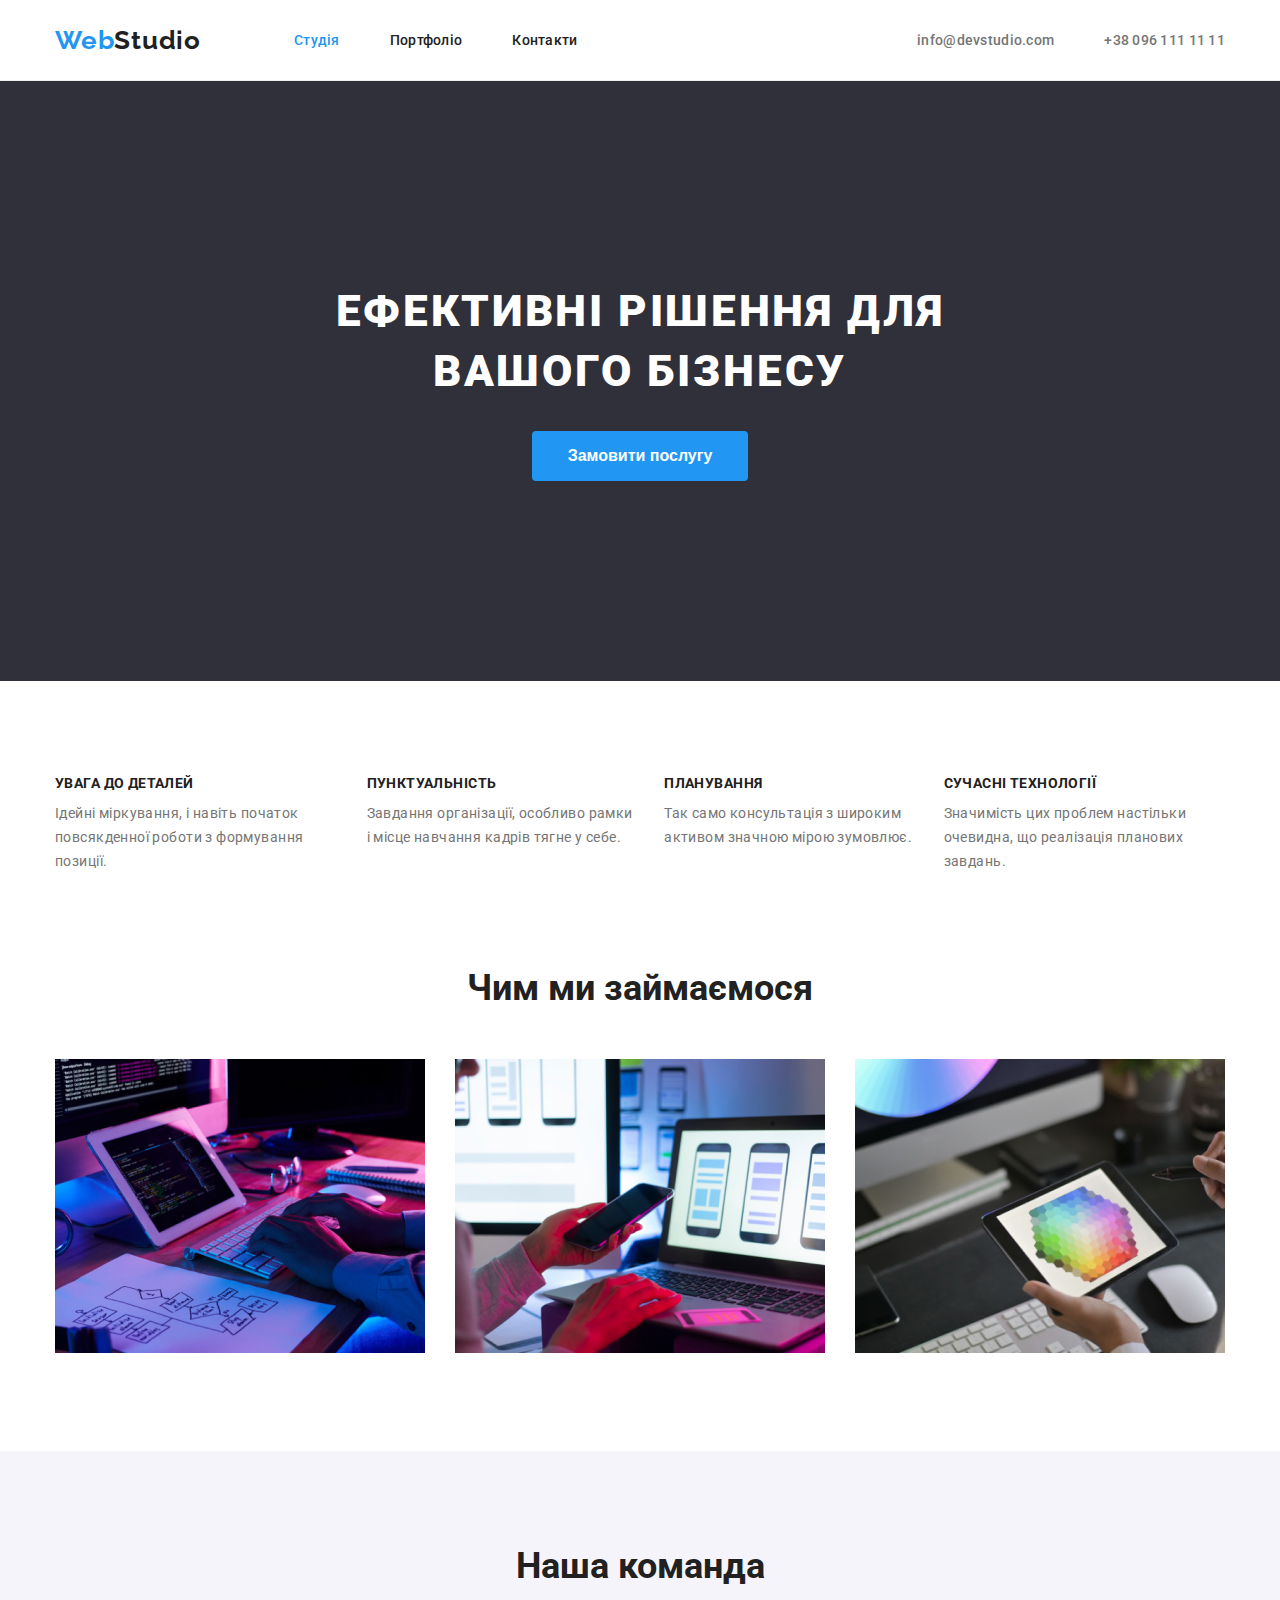
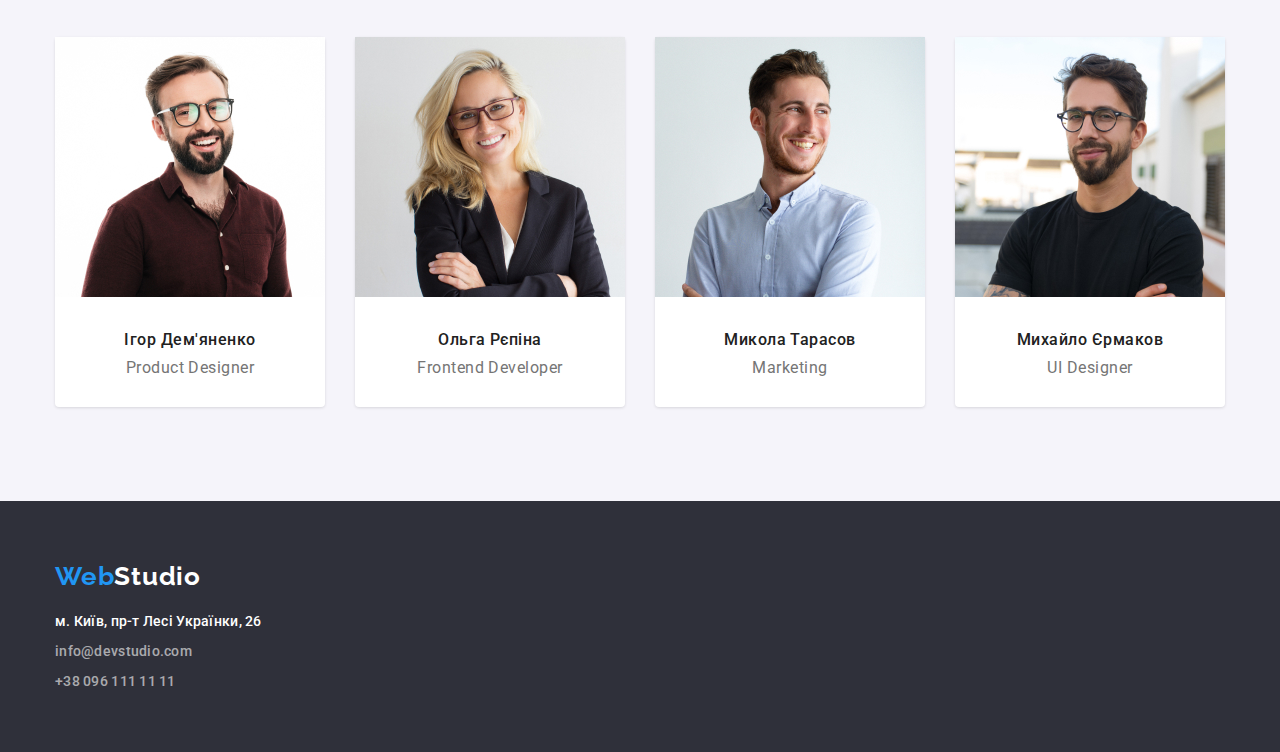
<file: index.html>
<!DOCTYPE html>
<html lang="en">
  <head>
    <meta charset="UTF-8" />
    <meta name="viewport" content="width=device-width, initial-scale=1.0" />
    <link rel="preconnect" href="https://fonts.googleapis.com" />
    <link rel="preconnect" href="https://fonts.gstatic.com" crossorigin />
    <link
      href="https://fonts.googleapis.com/css2?family=Raleway:ital,wght@0,100..900;1,100..900&family=Roboto:ital,wght@0,100;0,300;0,400;0,500;0,700;0,900;1,100;1,300;1,400;1,500;1,700;1,900&display=swap"
      rel="stylesheet"
    />
    <link rel="stylesheet" href="./css/styles.css" />
    <title>WebStudio</title>
  </head>

  <body>
    <header class="header">
      <div class="container">
        <div class="header__content">
          <a class="header__logo logo" href="./index.html">
            <span class="logo__web"> Web</span>Studio
          </a>
          <nav class="header__nav nav">
            <ul class="nav__list">
              <li class="nav__item is-active">
                <a class="nav__link" href="#"> Студія </a>
              </li>
              <li class="nav__item">
                <a class="nav__link" href="./portfolio.html"> Портфоліо </a>
              </li>
              <li class="nav__item">
                <a class="nav__link" href="#"> Контакти </a>
              </li>
            </ul>
          </nav>
          <address class="header__contacts contacts">
            <a class="contacts__link" href="mailto:info@devstudio.com">
              info@devstudio.com
            </a>
            <a class="contacts__link" href="tel:+380961111111">
              +38 096 111 11 11
            </a>
          </address>
        </div>
      </div>
    </header>

    <main class="main">
      <section class="banner">
        <h1 class="banner__title">Ефективні рішення для вашого бізнесу</h1>
        <button class="banner__button button button--blue button--bold">Замовити послугу</button>
      </section>

      <section class="section features">
        <div class="container">
          <ul class="features__list">
            <li class="features__item feature">
              <h3 class="feature__title">УВАГА ДО ДЕТАЛЕЙ</h3>
              <p class="feature__description">
                Ідейні міркування, і навіть початок повсякденної роботи з
                формування позиції.
              </p>
            </li>
            <li class="features__item feature">
              <h3 class="feature__title">ПУНКТУАЛЬНІСТЬ</h3>
              <p class="feature__description">
                Завдання організації, особливо рамки і місце навчання кадрів
                тягне у себе.
              </p>
            </li>
            <li class="features__item feature">
              <h3 class="feature__title">ПЛАНУВАННЯ</h3>
              <p class="feature__description">
                Так само консультація з широким активом значною мірою зумовлює.
              </p>
            </li>
            <li class="features__item feature">
              <h3 class="feature__title">СУЧАСНІ ТЕХНОЛОГІЇ</h3>
              <p class="feature__description">
                Значимість цих проблем настільки очевидна, що реалізація
                планових завдань.
              </p>
            </li>
          </ul>
        </div>
      </section>

      <section class="section services">
        <div class="container">
          <h2 class="services__title section__title">Чим ми займаємося</h2>
          <ul class="services__list">
            <li class="services__item service">
              <img
                class="service__image"
                src="./images/services--1.jpg"
                alt="First image in services"
                width="370"
              />
            </li>

            <li class="services__item service">
              <img
                class="service__image"
                src="./images/services--2.jpg"
                alt="Second image in services"
                width="370"
              />
            </li>

            <li class="services__item service">
              <img
                class="service__image"
                src="./images/services--3.jpg"
                alt="Third image in services"
                width="370"
              />
            </li>
          </ul>
        </div>
      </section>

      <section class="section team">
        <div class="container">
          <h2 class="team__title section__title">Наша команда</h2>
          <ul class="team__list">
            <li class="team__item person">
              <img
                class="person__image"
                src="./images/team--1.jpg"
                alt="Igor Demyanenko"
                width="270"
              />
              <div class="person__info">
                <h3 class="person__name">Ігор Дем'яненко</h3>
                <p class="person__role">Product Designer</p>
              </div>
            </li>

            <li class="team__item person">
              <img
                class="person__image"
                src="./images/team--2.jpg"
                alt="Olga Repina"
                width="270"
              />
              <div class="person__info">
                <h3 class="person__name">Ольга Рєпіна</h3>
                <p class="person__role">Frontend Developer</p>
              </div>
            </li>

            <li class="team__item person">
              <img
                class="person__image"
                src="./images/team--3.jpg"
                alt="Mykola Tarasov"
                width="270"
              />
              <div class="person__info">
                <h3 class="person__name">Микола Тарасов</h3>
                <p class="person__role">Marketing</p>
              </div>
            </li>

            <li class="team__item person">
              <img
                class="person__image"
                src="./images/team--4.jpg"
                alt="Mikhailo Ermakov"
                width="270"
              />
              <div class="person__info">
                <h3 class="person__name">Михайло Єрмаков</h3>
                <p class="person__role">UI Designer</p>
              </div>
            </li>
          </ul>
        </div>
      </section>
    </main>

    <footer class="footer">
      <div class="container">
        <a class="footer__logo logo logo--footer" href="./index.html">
          <span class="logo__web">Web</span>Studio
        </a>

        <address class="contacts contacts--footer">
          <a
            class="contacts__link contacts__link--footer"
            href="https://maps.app.goo.gl/sZJowedy8QahNWcp7"
            target="_blank"
          >
            м. Київ, пр-т Лесі Українки, 26
          </a>
          <a
            class="contacts__link contacts__link--footer"
            href="mailto:info@devstudio.com"
          >
            info@devstudio.com
          </a>
          <a
            class="contacts__link contacts__link--footer"
            href="tel:+380961111111"
          >
            +38 096 111 11 11
          </a>
        </address>
      </div>
    </footer>
  </body>
</html>
</file>
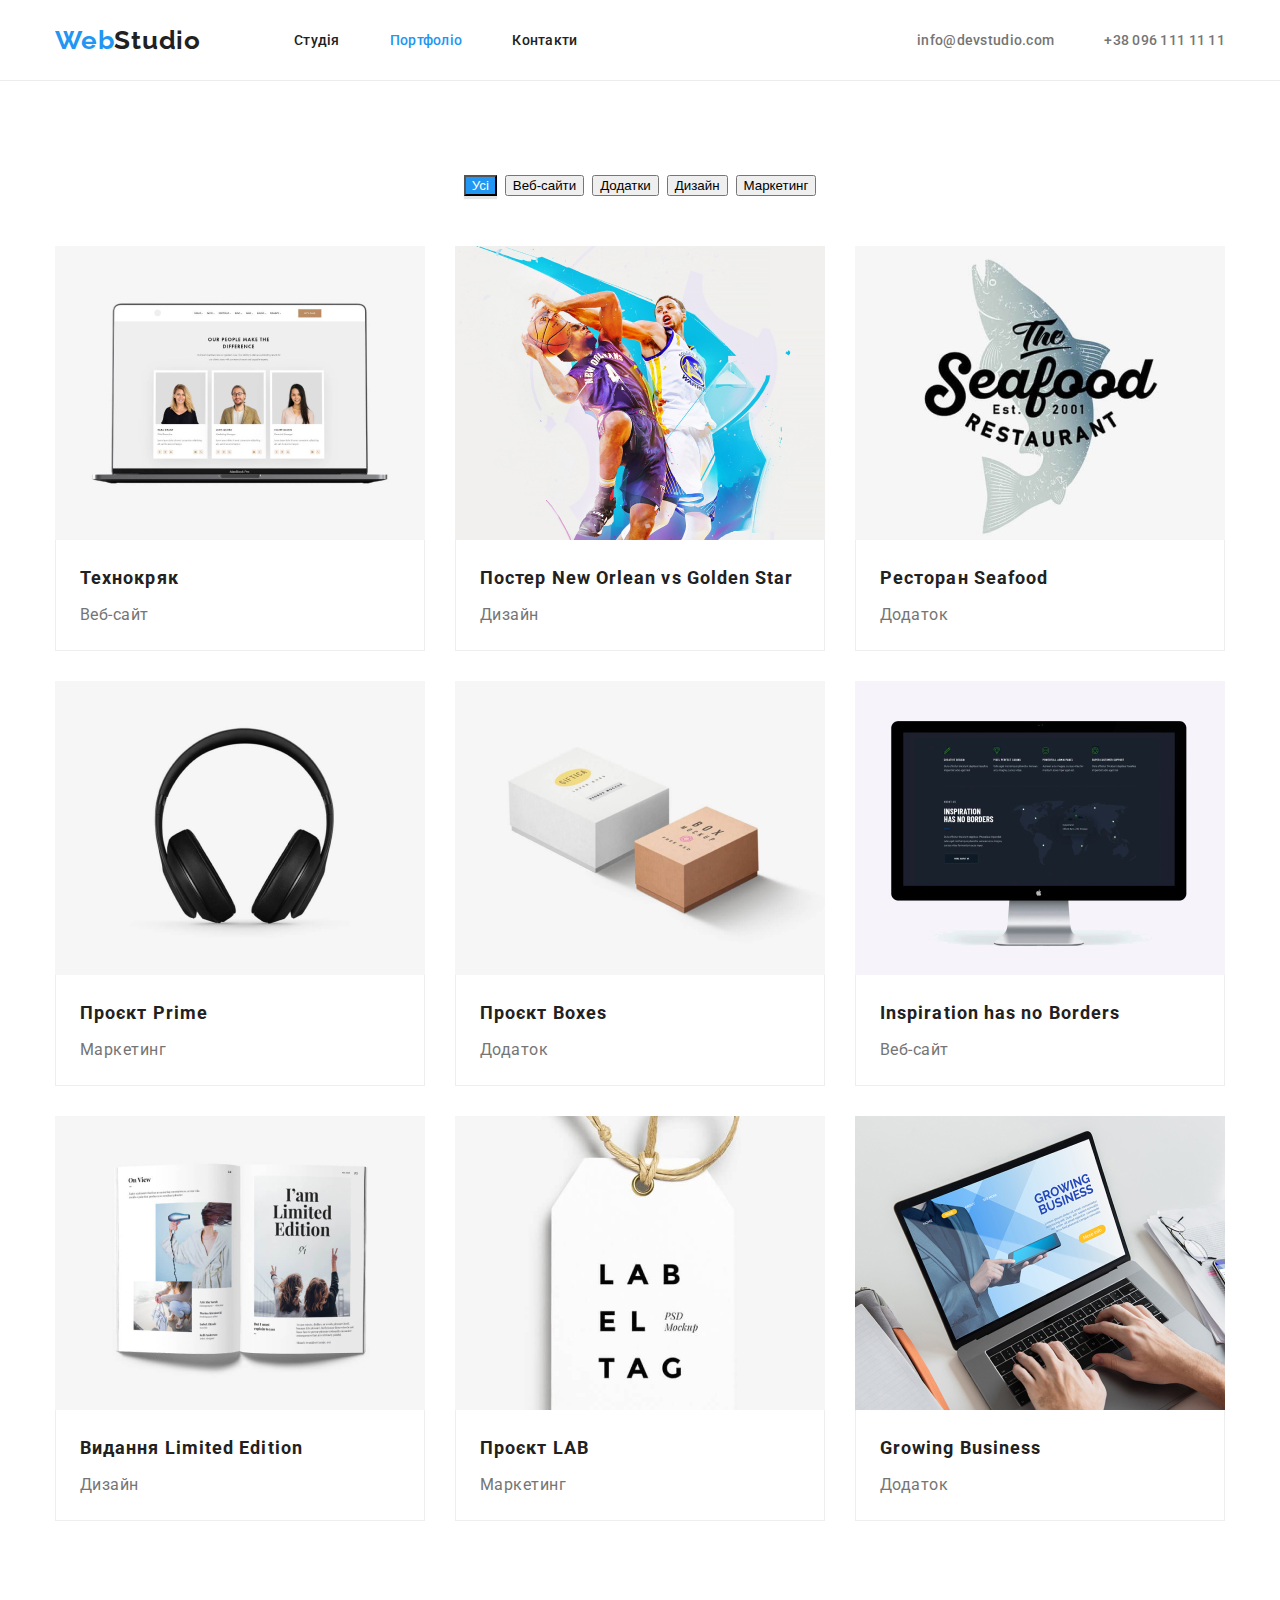
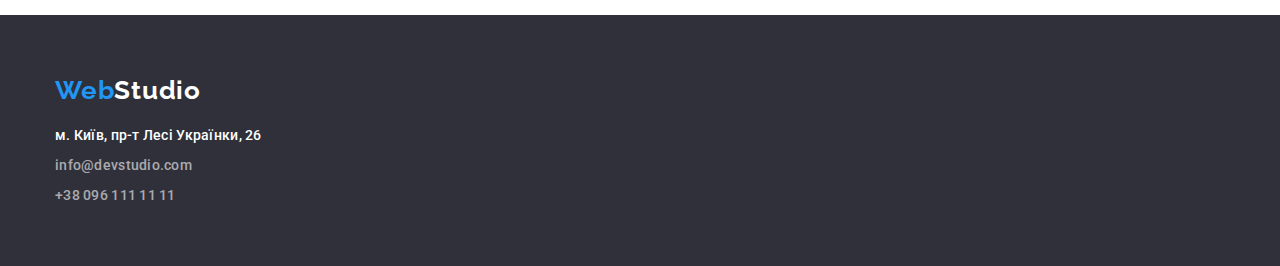
<file:  portfolio.html>
<!DOCTYPE html>
<html lang="en">
  <head>
    <meta charset="UTF-8" />
    <meta name="viewport" content="width=device-width, initial-scale=1.0" />
    <link rel="preconnect" href="https://fonts.googleapis.com" />
    <link rel="preconnect" href="https://fonts.gstatic.com" crossorigin />
    <link
      href="https://fonts.googleapis.com/css2?family=Raleway:ital,wght@0,100..900;1,100..900&family=Roboto:ital,wght@0,100;0,300;0,400;0,500;0,700;0,900;1,100;1,300;1,400;1,500;1,700;1,900&display=swap"
      rel="stylesheet"
    />
    <link rel="stylesheet" href="./css/styles.css" />
    <title>WebStudio</title>
  </head>

  <body>
    <header class="header header--line">
      <div class="container">
        <div class="header__content">
          <a class="header__logo logo" href="./index.html">
            <span class="logo__web"> Web</span>Studio
          </a>
          <nav class="header__nav nav">
            <ul class="nav__list">
              <li class="nav__item">
                <a class="nav__link" href="./index.html"> Студія </a>
              </li>
              <li class="nav__item is-active">
                <a class="nav__link" href="./portfolio.html"> Портфоліо </a>
              </li>
              <li class="nav__item">
                <a class="nav__link" href="#"> Контакти </a>
              </li>
            </ul>
          </nav>
          <address class="header__contacts contacts">
            <a class="contacts__link" href="mailto:info@devstudio.com">
              info@devstudio.com
            </a>
            <a class="contacts__link" href="tel:+380961111111">
              +38 096 111 11 11
            </a>
          </address>
        </div>
      </div>
    </header>

    <main class="main">
      <section class="section projects">
        <div class="container">
          <ul class="projects__filters filters">
            <li class="filters__item">
              <button
                type="button"
                class="filters__button filters__button--active"
              >
                Усі
              </button>
            </li>

            <li class="filters__item">
              <button type="button" class="filters__button">Веб-сайти</button>
            </li>

            <li class="filters__item">
              <button type="button" class="filters__button">Додатки</button>
            </li>

            <li class="filters__item">
              <button type="button" class="filters__button">Дизайн</button>
            </li>

            <li class="filters__item">
              <button type="button" class="filters__button">Маркетинг</button>
            </li>
          </ul>

          <ul class="projects__list">
            <li class="projects__item project">
              <img
                class="project__image"
                src="./images/project--1.jpg"
                alt="Technokryak"
                width="370"
              />
              <div class="project__info">
                <h3 class="project__name">Технокряк</h3>
                <p class="project__description">Веб-сайт</p>
              </div>
            </li>

            <li class="projects__item project">
              <img
                class="project__image"
                src="./images/project--2.jpg"
                alt="Afisha New Orlean"
                width="370"
              />
              <div class="project__info">
                <h3 class="project__name">Постер New Orlean vs Golden Star</h3>
                <p class="project__description">Дизайн</p>
              </div>
            </li>

            <li class="projects__item project">
              <img
                class="project__image"
                src="./images/project--3.jpg"
                alt="Restaurant Seafood"
                width="370"
              />
              <div class="project__info">
                <h3 class="project__name">Ресторан Seafood</h3>
                <p class="project__description">Додаток</p>
              </div>
            </li>

            <li class="projects__item project">
              <img
                class="project__image"
                src="./images/project--4.jpg"
                alt="Project Prime"
                width="370"
              />
              <div class="project__info">
                <h3 class="project__name">Проєкт Prime</h3>
                <p class="project__description">Маркетинг</p>
              </div>
            </li>

            <li class="projects__item project">
              <img
                class="project__image"
                src="./images/project--5.jpg"
                alt="Project Boxes"
                width="370"
              />
              <div class="project__info">
                <h3 class="project__name">Проєкт Boxes</h3>
                <p class="project__description">Додаток</p>
              </div>
            </li>

            <li class="projects__item project">
              <img
                class="project__image"
                src="./images/project--6.jpg"
                alt="Inspiration has no Borders"
                width="370"
              />
              <div class="project__info">
                <h3 class="project__name">Inspiration has no Borders</h3>
                <p class="project__description">Веб-сайт</p>
              </div>
            </li>

            <li class="projects__item project">
              <img
                class="project__image"
                src="./images/project--7.jpg"
                alt="Limited Edition"
                width="370"
              />
              <div class="project__info">
                <h3 class="project__name">Видання Limited Edition</h3>
                <p class="project__description">Дизайн</p>
              </div>
            </li>

            <li class="projects__item project">
              <img
                class="project__image"
                src="./images/project--8.jpg"
                alt="Project LAB"
                width="370"
              />
              <div class="project__info">
                <h3 class="project__name">Проєкт LAB</h3>
                <p class="project__description">Маркетинг</p>
              </div>
            </li>

            <li class="projects__item project">
              <img
                class="project__image"
                src="./images/project--9.jpg"
                alt="Growing Business"
                width="370"
              />
              <div class="project__info">
                <h3 class="project__name">Growing Business</h3>
                <p class="project__description">Додаток</p>
              </div>
            </li>
          </ul>
        </div>
      </section>
    </main>

    <footer class="footer">
      <div class="container">
        <a class="footer__logo logo logo--footer" href="./index.html">
          <span class="logo__web">Web</span>Studio
        </a>

        <address class="contacts contacts--footer">
          <a
            class="contacts__link contacts__link--footer"
            href="https://maps.app.goo.gl/sZJowedy8QahNWcp7"
            target="_blank"
          >
            м. Київ, пр-т Лесі Українки, 26
          </a>
          <a
            class="contacts__link contacts__link--footer"
            href="mailto:info@devstudio.com"
          >
            info@devstudio.com
          </a>
          <a
            class="contacts__link contacts__link--footer"
            href="tel:+380961111111"
          >
            +38 096 111 11 11
          </a>
        </address>
      </div>
    </footer>
  </body>
</html>
</file>
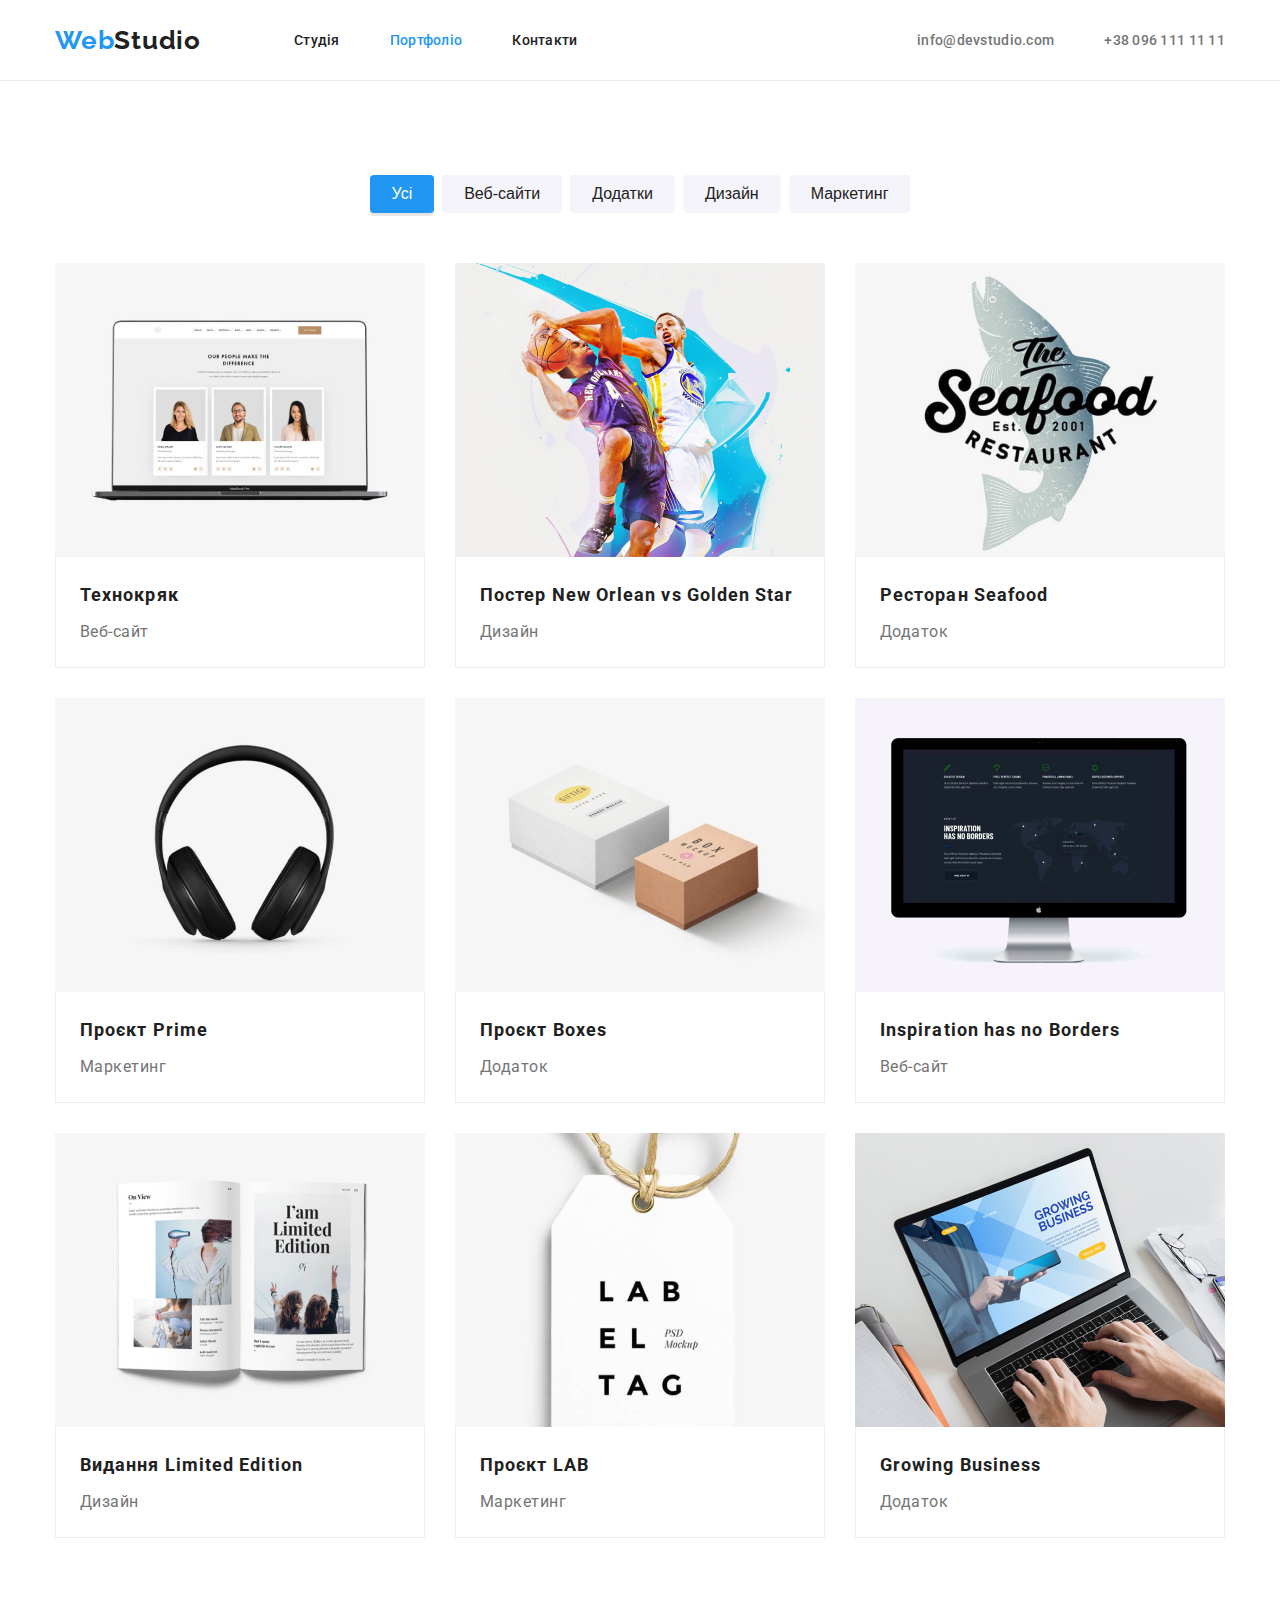
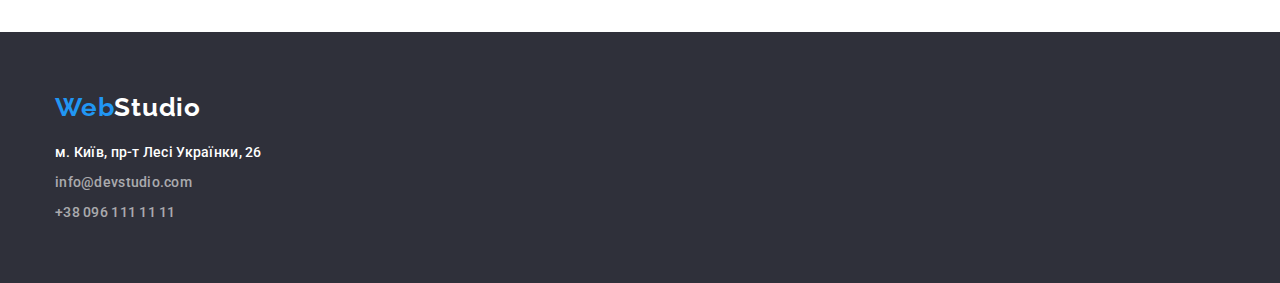
<file: portfolio.html>
<!DOCTYPE html>
<html lang="en">
  <head>
    <meta charset="UTF-8" />
    <meta name="viewport" content="width=device-width, initial-scale=1.0" />
    <link rel="preconnect" href="https://fonts.googleapis.com" />
    <link rel="preconnect" href="https://fonts.gstatic.com" crossorigin />
    <link
      href="https://fonts.googleapis.com/css2?family=Raleway:ital,wght@0,100..900;1,100..900&family=Roboto:ital,wght@0,100;0,300;0,400;0,500;0,700;0,900;1,100;1,300;1,400;1,500;1,700;1,900&display=swap"
      rel="stylesheet"
    />
    <link rel="stylesheet" href="./css/styles.css" />
    <title>WebStudio</title>
  </head>

  <body>
    <header class="header">
      <div class="container">
        <div class="header__content">
          <a class="header__logo logo" href="./index.html">
            <span class="logo__web"> Web</span>Studio
          </a>
          <nav class="header__nav nav">
            <ul class="nav__list">
              <li class="nav__item">
                <a class="nav__link" href="./index.html"> Студія </a>
              </li>
              <li class="nav__item is-active">
                <a class="nav__link" href="./portfolio.html"> Портфоліо </a>
              </li>
              <li class="nav__item">
                <a class="nav__link" href="#"> Контакти </a>
              </li>
            </ul>
          </nav>
          <address class="header__contacts contacts">
            <a class="contacts__link" href="mailto:info@devstudio.com">
              info@devstudio.com
            </a>
            <a class="contacts__link" href="tel:+380961111111">
              +38 096 111 11 11
            </a>
          </address>
        </div>
      </div>
    </header>

    <main class="main">
      <section class="section projects">
        <div class="container">
          <ul class="projects__filters filters">
            <li class="filters__item">
              <button
                type="button"
                class="filters__button filters__button--active button button--small button--blue"
              >
                Усі
              </button>
            </li>

            <li class="filters__item">
              <button
                type="button"
                class="filters__button button button--small"
              >
                Веб-сайти
              </button>
            </li>

            <li class="filters__item">
              <button
                type="button"
                class="filters__button button button--small"
              >
                Додатки
              </button>
            </li>

            <li class="filters__item">
              <button
                type="button"
                class="filters__button button button--small"
              >
                Дизайн
              </button>
            </li>

            <li class="filters__item">
              <button
                type="button"
                class="filters__button button button--small"
              >
                Маркетинг
              </button>
            </li>
          </ul>

          <ul class="projects__list">
            <li class="projects__item project">
              <img
                class="project__image"
                src="./images/project--1.jpg"
                alt="Technokryak"
                width="370"
              />
              <div class="project__info">
                <h3 class="project__name">Технокряк</h3>
                <p class="project__description">Веб-сайт</p>
              </div>
            </li>

            <li class="projects__item project">
              <img
                class="project__image"
                src="./images/project--2.jpg"
                alt="Afisha New Orlean"
                width="370"
              />
              <div class="project__info">
                <h3 class="project__name">Постер New Orlean vs Golden Star</h3>
                <p class="project__description">Дизайн</p>
              </div>
            </li>

            <li class="projects__item project">
              <img
                class="project__image"
                src="./images/project--3.jpg"
                alt="Restaurant Seafood"
                width="370"
              />
              <div class="project__info">
                <h3 class="project__name">Ресторан Seafood</h3>
                <p class="project__description">Додаток</p>
              </div>
            </li>

            <li class="projects__item project">
              <img
                class="project__image"
                src="./images/project--4.jpg"
                alt="Project Prime"
                width="370"
              />
              <div class="project__info">
                <h3 class="project__name">Проєкт Prime</h3>
                <p class="project__description">Маркетинг</p>
              </div>
            </li>

            <li class="projects__item project">
              <img
                class="project__image"
                src="./images/project--5.jpg"
                alt="Project Boxes"
                width="370"
              />
              <div class="project__info">
                <h3 class="project__name">Проєкт Boxes</h3>
                <p class="project__description">Додаток</p>
              </div>
            </li>

            <li class="projects__item project">
              <img
                class="project__image"
                src="./images/project--6.jpg"
                alt="Inspiration has no Borders"
                width="370"
              />
              <div class="project__info">
                <h3 class="project__name">Inspiration has no Borders</h3>
                <p class="project__description">Веб-сайт</p>
              </div>
            </li>

            <li class="projects__item project">
              <img
                class="project__image"
                src="./images/project--7.jpg"
                alt="Limited Edition"
                width="370"
              />
              <div class="project__info">
                <h3 class="project__name">Видання Limited Edition</h3>
                <p class="project__description">Дизайн</p>
              </div>
            </li>

            <li class="projects__item project">
              <img
                class="project__image"
                src="./images/project--8.jpg"
                alt="Project LAB"
                width="370"
              />
              <div class="project__info">
                <h3 class="project__name">Проєкт LAB</h3>
                <p class="project__description">Маркетинг</p>
              </div>
            </li>

            <li class="projects__item project">
              <img
                class="project__image"
                src="./images/project--9.jpg"
                alt="Growing Business"
                width="370"
              />
              <div class="project__info">
                <h3 class="project__name">Growing Business</h3>
                <p class="project__description">Додаток</p>
              </div>
            </li>
          </ul>
        </div>
      </section>
    </main>

    <footer class="footer">
      <div class="container">
        <a class="footer__logo logo logo--footer" href="./index.html">
          <span class="logo__web">Web</span>Studio
        </a>

        <address class="contacts contacts--footer">
          <a
            class="contacts__link contacts__link--footer"
            href="https://maps.app.goo.gl/sZJowedy8QahNWcp7"
            target="_blank"
          >
            м. Київ, пр-т Лесі Українки, 26
          </a>
          <a
            class="contacts__link contacts__link--footer"
            href="mailto:info@devstudio.com"
          >
            info@devstudio.com
          </a>
          <a
            class="contacts__link contacts__link--footer"
            href="tel:+380961111111"
          >
            +38 096 111 11 11
          </a>
        </address>
      </div>
    </footer>
  </body>
</html>
</file>
<file: css/styles.css>
/* #region RESET */

body,
h1,
h2,
h3,
h4,
p,
ul,
ol {
  margin: 0;
  padding: 0;
}

ul,
ol {
  list-style: none;
}
/* #endregion */

/* #region VARIABLES */
:root {
  --color-grey: #757575;
  --color-blue: #2196f3;
  --color-white: #ffffff;
  --color-black: #212121;
  --color-link-footer: #ffffff99;
  --background-color: #2f303a;
  --color-filters-button: #f5f4fa;
  --color-projects-border: #eeeeee;
}
/* #endregion */

/* #region NORMALIZE*/

html {
  font-family: Roboto, system-ui, -apple-system, BlinkMacSystemFont;
  color: var(--color-black);
}

a {
  text-decoration: none;
  color: inherit;
}

*,
*::after,
*::before {
  box-sizing: border-box;
}
/* #endregion */

/* #region CONTAINER */

.container {
  width: 1170px;
  margin: 0 auto;
}
/* #endregion */

/* #region HEADER */

.header {
  border-bottom: 1px solid #ececec;
}

.header__content {
  display: flex;
}

.header__logo {
  margin-right: 93px;
}

.header__contacts {
  margin-left: auto;
}
/* #endregion */

/* #region NAV */

.nav__list {
  display: flex;
  gap: 50px;
}

.nav__link {
  display: flex;
  align-items: center;

  height: 80px;

  font-weight: 500;
  font-size: 14px;
  letter-spacing: 0.02em;

  transition: 200ms;
}

.nav__item:hover {
  color: var(--color-blue);
}
/* #endregion */

/* #region ACTIVE */

.is-active {
  color: var(--color-blue);
}
/* #endregion */

/* #region CONTACTS */

.contacts {
  display: flex;
  gap: 50px;
}

.contacts--footer {
  flex-direction: column;
  gap: 9px;
}

.contacts__link {
  display: flex;
  align-items: center;

  line-height: 21px;

  font-weight: 500;
  font-size: 14px;
  font-style: normal;
  letter-spacing: 0.02em;

  color: var(--color-grey);

  transition: 200ms;
}

.contacts__link:hover {
  color: var(--color-blue);
}

.contacts__link--footer {
  color: var(--color-link-footer);
}

.contacts__link--footer:nth-child(1) {
  color: var(--color-white);
}

.contacts__link--footer:nth-child(1):hover {
  color: var(--color-blue);
}

/* #endregion */

/* #region LOGO */

.logo {
  display: flex;
  align-items: center;

  font-family: Raleway, Arial, Helvetica, sans-serif;
  font-size: 26px;
  font-weight: 700;
  letter-spacing: 0.03em;
}

.logo__web {
  color: var(--color-blue);
}

.logo--footer {
  color: var(--color-white);
}

/* #endregion */

/* #region SECTION */

.section {
  padding: 94px 0;
}

.section__title {
  margin: 0 0 50px;
  text-align: center;

  line-height: 42px;

  font-size: 36px;
  font-weight: 700;
  letter-spacing: 0.03;
}

/* #endregion */

/* #region BANNER */

.banner {
  display: flex;
  flex-direction: column;
  justify-content: center;
  align-items: center;

  height: 600px;

  background-color: var(--background-color);
}

.banner__title {
  margin: 0 0 30px;

  width: 696px;

  font-size: 44px;
  font-weight: 900;
  line-height: 60px;
  letter-spacing: 0.06em;

  text-align: center;
  text-transform: uppercase;

  color: var(--color-white);
}

.banner__button {
  width: 216px;
}
/* #endregion */

/* #region BUTTON */

.button {
  padding: 0 32px;
  display: flex;
  justify-content: center;
  align-items: center;

  height: 50px;

  font-size: 16px;
  font-weight: 500;
  line-height: 30px;

  background-color: #f5f4fa;
  color: var(--color-black);

  border: none;
  border-radius: 4px;

  transition: all 200ms;

  cursor: pointer;
}

.button--small {
  padding: 0 22px;
  height: 38px;

  line-height: 26px;
}

.button--blue {
  background-color: var(--color-blue);
  color: var(--color-white);

  border: none;
}

.button--bold {
  font-weight: 700;
}

/* #endregion */

/* #region FEATURES */

.features {
  padding-bottom: 0;
}

.features__list {
  display: flex;
  gap: 30px;
}

.feature__title {
  margin: 0 0 10px;

  line-height: 16px;

  font-size: 14px;
  font-weight: 700;
  letter-spacing: 0.03em;
}

.feature__description {
  line-height: 24px;

  font-size: 14px;
  letter-spacing: 0.03em;

  color: var(--color-grey);
}
/* #endregion */

/* #region SERVICES */

.services__list {
  display: flex;
  gap: 30px;
}

.service__image {
  width: 370px;
}
/* #endregion */

/* #region TEAM */

.team {
  background-color: #f5f4fa;
}

.team__list {
  display: flex;
  gap: 30px;
}
/* #endregion */

/* #region PERSON */

.person {
  box-shadow: 0px 2px 1px 0px #00000033;
  box-shadow: 0px 1px 1px 0px #00000024;
  box-shadow: 0px 1px 3px 0px #0000001f;
  border-radius: 4px;
  background-color: var(--color-white);
}

.person__image {
  width: 270px;
}

.person__info {
  padding: 30px 0;
  text-align: center;
}

.person__name {
  margin: 0 0 10px;

  font-size: 16px;
  line-height: 18px;
  font-weight: 500;
  letter-spacing: 0.03em;
}

.person__role {
  font-size: 16px;
  line-height: 18px;
  letter-spacing: 0.03em;

  color: var(--color-grey);
}
/* #endregion */

/* #region FOOTER */

.footer {
  padding: 60px 0;

  background-color: var(--background-color);
}

.footer__logo {
  margin: 0 0 20px;
}
/* #endregion */

/* #region FILTERS */
.filters {
  display: flex;
  justify-content: center;
  gap: 8px;
}

.filters__button:hover,
.filters__button--active {
  color: var(--color-white);
  background-color: var(--color-blue);

  box-shadow: 0px 3px 1px 0px #0000001a;
}

/* #endregion*/

/* #region PROJECTS */

.projects__filters {
  margin-bottom: 50px;
}

.projects__list {
  display: flex;
  flex-wrap: wrap;
  gap: 30px;
}

/* #endregion*/

/* #region PROJECT */

.project {
  display: flex;
  flex-direction: column;
}

.project__image {
  width: 370px;
}

.project__info {
  padding: 20px 24px;

  border: 1px solid var(--color-projects-border);
  border-top: none;
}

.project__name {
  margin: 0 0 4px;

  line-height: 36px;

  font-size: 18px;
  font-weight: 700;
  letter-spacing: 0.06em;
}

.project__description {
  line-height: 30px;

  font-size: 16px;
  letter-spacing: 0.03em;

  color: var(--color-grey);
}

/* #endregion */
</file>
